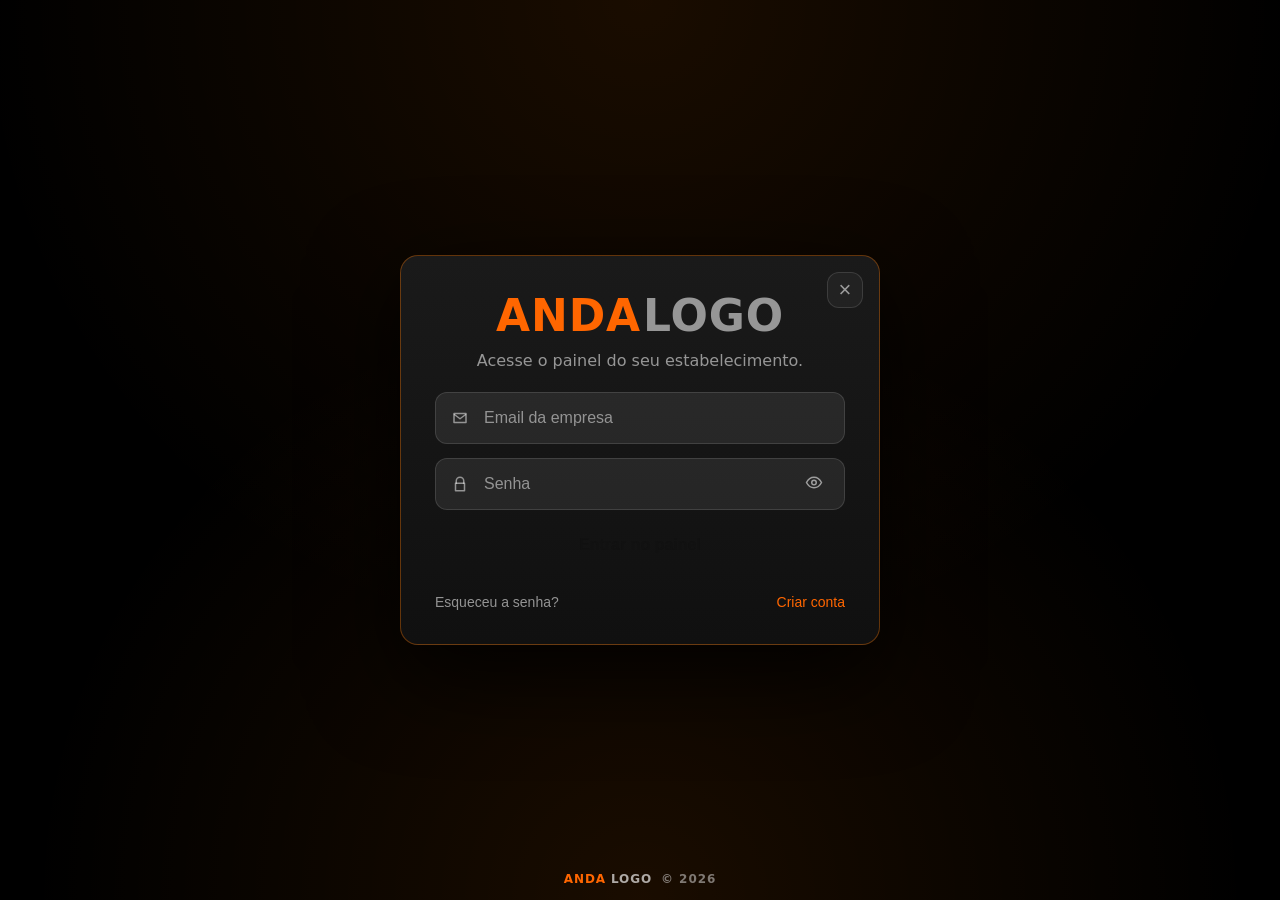
<file: tamplates/cnpj.html>
<!doctype html>
<html lang="pt-BR">
<head>
  <meta charset="utf-8" />
  <meta name="viewport" content="width=device-width, initial-scale=1, viewport-fit=cover" />
  <title>ANDA LOGO - Estabelecimento</title>
  <link rel="stylesheet" href="/static/css/style_LoginCnpj.css">
</head>
<body>

  <div class="bg-effects"></div>

  <main class="wrap">
    <section class="modal" id="modalCard">
      <button type="button" class="modalClose" id="cnpjCloseBtn" aria-label="Fechar">×</button>

      <h1 class="title">
        <span class="title-orange">ANDA</span><span class="title-white">LOGO</span>
      </h1>

      <!-- ===== LOGIN ESTABELECIMENTO ===== -->
      <div class="mode" id="modeBiz">
        <p class="subtitle">Acesse o painel do seu estabelecimento.</p>

        <div class="inputWrap">
          <span class="inputIcon" aria-hidden="true">
            <svg viewBox="0 0 24 24" width="18" height="18" fill="none">
              <path d="M4 6h16v12H4z" stroke="currentColor" stroke-width="2" stroke-linejoin="round"/>
              <path d="M4 7l8 6 8-6" stroke="currentColor" stroke-width="2" stroke-linejoin="round"/>
            </svg>
          </span>
          <input id="bizEmail" type="email" class="input" placeholder="Email da empresa" autocomplete="email">
        </div>

        <div class="inputWrap">
          <span class="inputIcon" aria-hidden="true">
            <svg viewBox="0 0 24 24" width="18" height="18" fill="none">
              <path d="M7 11V8a5 5 0 0 1 10 0v3" stroke="currentColor" stroke-width="2" stroke-linecap="round"/>
              <path d="M6 11h12v10H6z" stroke="currentColor" stroke-width="2" stroke-linejoin="round"/>
            </svg>
          </span>

          <input id="bizPass" type="password" class="input hasEye" placeholder="Senha" autocomplete="current-password">

          <button type="button" class="eyeBtn" id="togglePass" aria-label="Mostrar senha">
            <svg viewBox="0 0 24 24" width="18" height="18" fill="none">
              <path d="M2 12s3.5-7 10-7 10 7 10 7-3.5 7-10 7S2 12 2 12z" stroke="currentColor" stroke-width="2"/>
              <path d="M12 15a3 3 0 1 0 0-6 3 3 0 0 0 0 6z" stroke="currentColor" stroke-width="2"/>
            </svg>
          </button>
        </div>

        <p class="error" id="bizError"></p>

        <button type="button" class="btn" id="btnBiz">Entrar no painel</button>
        <div class="bizLinksRow">
          <button type="button" class="linkSoft linkLeft" id="forgotBtn">Esqueceu a senha?</button>
          <button type="button" class="linkSoft linkRight" id="signupBtn">Criar conta</button>
        </div>
      </div>

      <!-- ===== CADASTRO 2 ETAPAS (ESTABELECIMENTO) ===== -->
      <div class="mode hidden" id="modeBizSignup">

        <p class="subtitle">Cadastre seu estabelecimento</p>

        <!-- Stepper -->
        <div class="stepper" aria-hidden="true">
          <div class="stepperTop">
            <div class="stepDot" id="stepDot1">1</div>
            <div class="stepLine" id="stepLine"></div>
            <div class="stepDot" id="stepDot2">2</div>
          </div>
          <div class="stepperText" id="stepperText">Etapa 1 de 2</div>
        </div>

        <!-- ===== ETAPA 1 ===== -->
        <div class="signupStep" id="signupStep1">

          <label class="fieldLabel">Nome do estabelecimento</label>
          <div class="inputWrap">
            <span class="inputIcon" aria-hidden="true">
              <svg viewBox="0 0 24 24" width="18" height="18" fill="none">
                <path d="M4 7l2-3h12l2 3v3a3 3 0 0 1-3 3H7a3 3 0 0 1-3-3V7z" stroke="currentColor" stroke-width="2" stroke-linejoin="round"/>
                <path d="M6 21V13h12v8" stroke="currentColor" stroke-width="2" stroke-linecap="round"/>
              </svg>
            </span>
            <input id="signupBizName" type="text" class="input" placeholder="Ex: Barbearia do Caio" maxlength="60" autocomplete="organization">
          </div>

          <label class="fieldLabel">CNPJ</label>
          <div class="inputWrap">
            <span class="inputIcon" aria-hidden="true">
              <svg viewBox="0 0 24 24" width="18" height="18" fill="none">
                <path d="M7 7h10v14H7z" stroke="currentColor" stroke-width="2" stroke-linejoin="round"/>
                <path d="M9 3h6v4H9z" stroke="currentColor" stroke-width="2" stroke-linejoin="round"/>
              </svg>
            </span>
            <input id="signupBizCnpj" type="text" class="input" placeholder="00.000.000/0000-00" inputmode="numeric" autocomplete="off" maxlength="18">
          </div>

          <label class="fieldLabel">Categoria do estabelecimento</label>
          <div class="inputWrap">
            <span class="inputIcon" aria-hidden="true">
              <svg viewBox="0 0 24 24" width="18" height="18" fill="none">
                <path d="M20 7l-8 10L4 7" stroke="currentColor" stroke-width="2" stroke-linecap="round" stroke-linejoin="round"/>
              </svg>
            </span>
            <select id="signupBizCategory" class="input selectInput">
              <option value="" disabled selected>Selecione</option>
              <option>Clínica</option>
              <option>Barbearia</option>
              <option>Salão</option>
              <option>Estética</option>
              <option>Restaurante</option>
              <option>Açougue</option>
              <option>Supermercad</option>
              <option>Outros</option>
            </select>
          </div>

          <div class="grid2">
            <div>
              <label class="fieldLabel">Cidade</label>
              <div class="inputWrap">
                <span class="inputIcon" aria-hidden="true">
                  <svg viewBox="0 0 24 24" width="18" height="18" fill="none">
                    <path d="M12 21s7-6 7-11a7 7 0 0 0-14 0c0 5 7 11 7 11z" stroke="currentColor" stroke-width="2"/>
                    <path d="M12 10a2 2 0 1 0 0-4 2 2 0 0 0 0 4z" stroke="currentColor" stroke-width="2"/>
                  </svg>
                </span>
                <input id="signupBizCity" type="text" class="input" placeholder="Ex: São Paulo" autocomplete="address-level2">
              </div>
            </div>

            <div>
              <label class="fieldLabel">Estado (UF)</label>
              <div class="inputWrap">
                <span class="inputIcon" aria-hidden="true">
                  <svg viewBox="0 0 24 24" width="18" height="18" fill="none">
                    <path d="M4 6h16v12H4z" stroke="currentColor" stroke-width="2"/>
                    <path d="M8 10h8M8 14h5" stroke="currentColor" stroke-width="2" stroke-linecap="round"/>
                  </svg>
                </span>
                <select id="signupBizUF" class="input selectInput">
                  <option value="" selected>UF</option>
                  <option>AC</option><option>AL</option><option>AP</option><option>AM</option><option>BA</option>
                  <option>CE</option><option>DF</option><option>ES</option><option>GO</option><option>MA</option>
                  <option>MT</option><option>MS</option><option>MG</option><option>PA</option><option>PB</option>
                  <option>PR</option><option>PE</option><option>PI</option><option>RJ</option><option>RN</option>
                  <option>RS</option><option>RO</option><option>RR</option><option>SC</option><option>SP</option>
                  <option>SE</option><option>TO</option>
                </select>
              </div>
            </div>
          </div>

          <label class="fieldLabel">Telefone / WhatsApp</label>
          <div class="inputWrap">
            <span class="inputIcon" aria-hidden="true">
              <svg viewBox="0 0 24 24" width="18" height="18" fill="none">
                <path d="M6.5 3h3l1.2 5-2 1.2c1.4 2.8 3.6 5 6.4 6.4l1.2-2 5 1.2v3c0 1-1 2-2 2C11 22 2 13 2 5c0-1 1-2 2-2z"
                      stroke="currentColor" stroke-width="2" stroke-linejoin="round"/>
              </svg>
            </span>
            <input id="signupBizPhone" type="tel" class="input" placeholder="(00) 00000-0000" inputmode="tel" autocomplete="tel">
          </div>

          <p class="error" id="signupError"></p>

          <button type="button" class="btn" id="btnSignupContinue">Continuar</button>

          <button type="button" class="linkSoft" id="signupBackToLogin1">Voltar para login</button>
        </div>

        <!-- ===== ETAPA 2 ===== -->
        <div class="signupStep hidden" id="signupStep2">

          <label class="fieldLabel">Email de acesso</label>
          <div class="inputWrap">
            <span class="inputIcon" aria-hidden="true">
              <svg viewBox="0 0 24 24" width="18" height="18" fill="none">
                <path d="M4 6h16v12H4z" stroke="currentColor" stroke-width="2" stroke-linejoin="round"/>
                <path d="M4 7l8 6 8-6" stroke="currentColor" stroke-width="2" stroke-linejoin="round"/>
              </svg>
            </span>
            <input id="signupBizEmail" type="email" class="input" placeholder="seu@email.com" autocomplete="email">
          </div>

          <label class="fieldLabel">Senha</label>
          <div class="inputWrap">
            <span class="inputIcon" aria-hidden="true">
              <svg viewBox="0 0 24 24" width="18" height="18" fill="none">
                <path d="M7 11V8a5 5 0 0 1 10 0v3" stroke="currentColor" stroke-width="2" stroke-linecap="round"/>
                <path d="M6 11h12v10H6z" stroke="currentColor" stroke-width="2" stroke-linejoin="round"/>
              </svg>
            </span>

            <input id="signupBizPass" type="password" class="input hasEye" placeholder="Mínimo 8 caracteres" autocomplete="new-password">

            <button type="button" class="eyeBtn" id="toggleSignupPass" aria-label="Mostrar senha">
              <svg viewBox="0 0 24 24" width="18" height="18" fill="none">
                <path d="M2 12s3.5-7 10-7 10 7 10 7-3.5 7-10 7S2 12 2 12z" stroke="currentColor" stroke-width="2"/>
                <path d="M12 15a3 3 0 1 0 0-6 3 3 0 0 0 0 6z" stroke="currentColor" stroke-width="2"/>
              </svg>
            </button>
          </div>

          <label class="fieldLabel">Confirmar senha</label>
          <div class="inputWrap">
            <span class="inputIcon" aria-hidden="true">
              <svg viewBox="0 0 24 24" width="18" height="18" fill="none">
                <path d="M7 11V8a5 5 0 0 1 10 0v3" stroke="currentColor" stroke-width="2" stroke-linecap="round"/>
                <path d="M6 11h12v10H6z" stroke="currentColor" stroke-width="2" stroke-linejoin="round"/>
              </svg>
            </span>
            <input id="signupBizPass2" type="password" class="input" placeholder="Confirme sua senha" autocomplete="new-password">
          </div>

          <p class="error" id="signupError2"></p>

          <button type="button" class="btn" id="btnSignupBiz">Criar estabelecimento</button>

          <button type="button" class="linkSoft" id="goPrevStepBtn">Voltar para etapa anterior</button>
        </div>

      </div>

      <!-- ===== ESQUECEU SENHA ===== -->
      <div class="mode hidden" id="modeForgot">
        <p class="subtitle">Digite seu email para recuperar a senha.</p>

        <div class="inputWrap">
          <span class="inputIcon" aria-hidden="true">
            <svg viewBox="0 0 24 24" width="18" height="18" fill="none">
              <path d="M4 6h16v12H4z" stroke="currentColor" stroke-width="2" stroke-linejoin="round"/>
              <path d="M4 7l8 6 8-6" stroke="currentColor" stroke-width="2" stroke-linejoin="round"/>
            </svg>
          </span>
          <input id="forgotEmail" type="email" class="input" placeholder="Email cadastrado" autocomplete="email">
        </div>

        <p class="error" id="forgotError"></p>

        <button type="button" class="btn" id="btnForgot">Enviar email de recuperação</button>

        <button type="button" class="linkSoft" id="backLoginBtn">Voltar para o login</button>
      </div>

    </section>
  </main>

  <footer class="siteFooter">
    <span class="footerBrand">
      <span class="footerOrange">ANDA</span>
      <span class="footerWhite">LOGO</span>
    </span>
    <span class="footerCopy">© 2026</span>
  </footer>

  <!-- script único -->
  <script src="/static/js/app_LoginCnpj.js"></script>
</body>
</html>
</file>
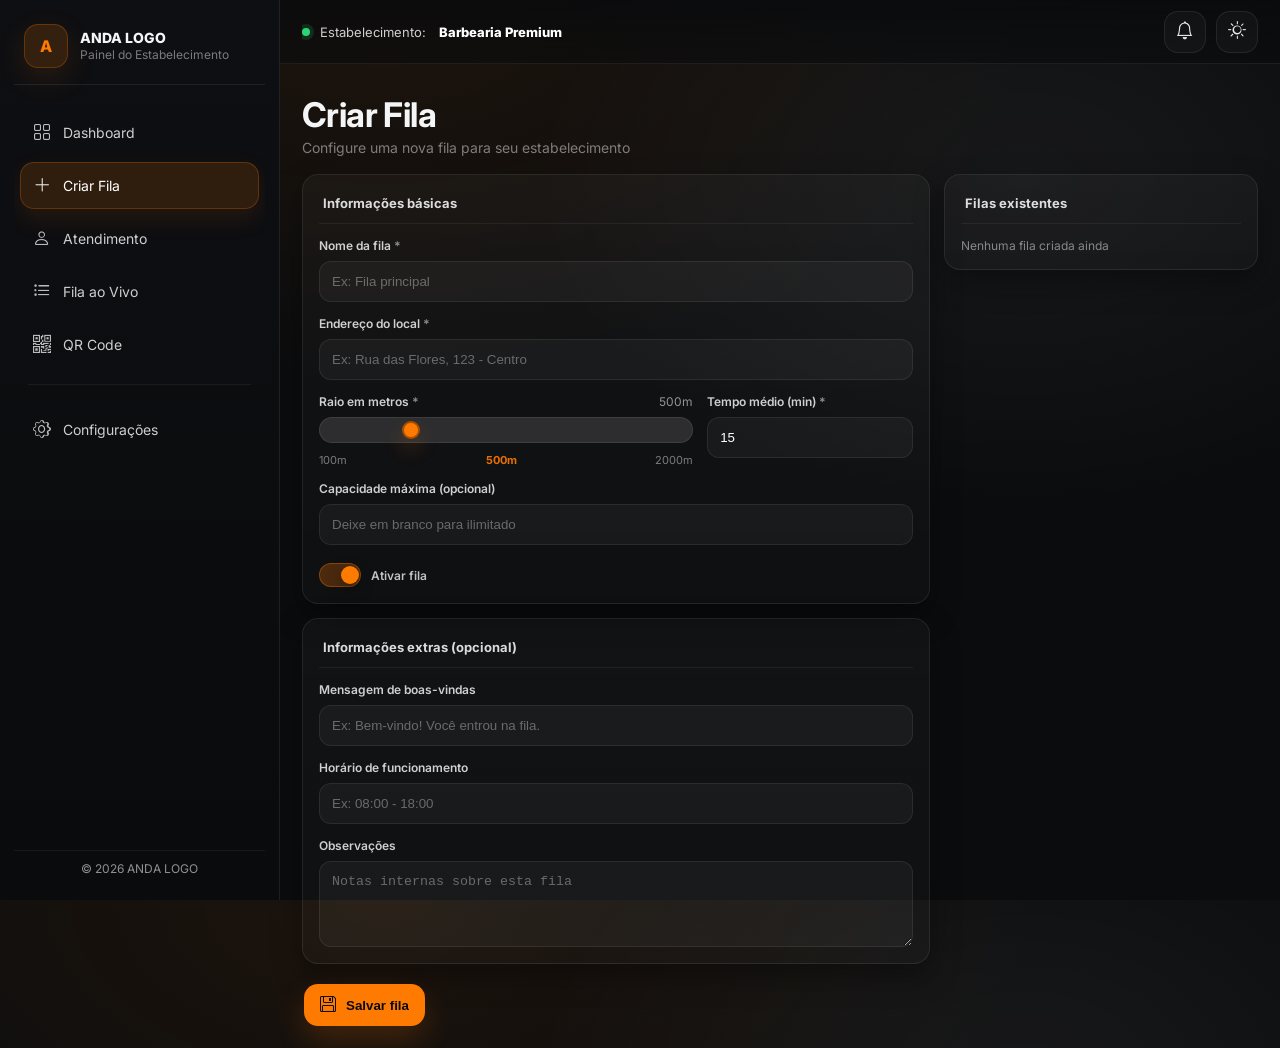
<file: tamplates/Criar_FIla.html>
<!DOCTYPE html>
<html lang="pt-br">
<head>
  <meta charset="UTF-8" />
  <meta name="viewport" content="width=device-width, initial-scale=1.0" />
  <title>Criar Fila - Painel</title>

  <!-- Font -->
  <link rel="preconnect" href="https://fonts.googleapis.com">
  <link rel="preconnect" href="https://fonts.gstatic.com" crossorigin>
  <link href="https://fonts.googleapis.com/css2?family=Inter:wght@400;500;600;700&display=swap" rel="stylesheet">

  <!-- Icons -->
  <link href="https://cdn.jsdelivr.net/npm/bootstrap-icons@1.11.3/font/bootstrap-icons.min.css" rel="stylesheet">

  <!-- CSS -->
  <link rel="stylesheet" href="/static/css/style_criar_fila.css">
</head>

<body>
  <div class="app">
    <!-- SIDEBAR -->
    <aside class="sidebar" id="sidebar">
      <div class="brand">
        <div class="avatar">A</div>
        <div class="brand-meta">
          <div class="brand-name">ANDA LOGO</div>
          <div class="brand-sub">Painel do Estabelecimento</div>
        </div>
      </div>

      <nav class="nav">
        <a href="Dashboard.html"><i class="bi bi-grid"></i>Dashboard</a>
        <a class="active" href="Criar_FIla.html"><i class="bi bi-plus-lg"></i>Criar Fila</a>
        <a href="Atendimento.html"><i class="bi bi-person"></i>Atendimento</a>
        <a href="Fila_ao_vivo.html"><i class="bi bi-list-task"></i>Fila ao Vivo</a>
        <a href="Qr_code.html"><i class="bi bi-qr-code"></i>QR Code</a>

        <div class="nav-sep"></div>

        <a href="Configuraçoes.html"><i class="bi bi-gear"></i>Configurações</a>
      </nav>

      <div class="sidebar-footer">© 2026 ANDA LOGO</div>
    </aside>

    <!-- BACKDROP (mobile) -->
    <div class="backdrop" id="backdrop"></div>

    <!-- CONTENT -->
    <main class="content">
      <header class="topbar">
        <div class="mobile-top">
          <button id="menuBtn" class="icon-btn" aria-label="Abrir menu">
            <i class="bi bi-list"></i>
          </button>
        </div>

        <div class="estab" title="Estabelecimento: Barbearia Premium">
          <span class="dot"></span>
          <span>Estabelecimento:</span>
          <b>&nbsp;Barbearia Premium</b>
        </div>

        <div class="top-actions">
          <button class="icon-btn" title="Notificações"><i class="bi bi-bell"></i></button>
          <button class="icon-btn" title="Tema"><i class="bi bi-sun"></i></button>
        </div>
      </header>

      <section class="page">
        <h1>Criar Fila</h1>
        <p class="subtitle">Configure uma nova fila para seu estabelecimento</p>

        <div class="grid-create">
          <!-- LEFT -->
          <div class="stack">
            <!-- Informações básicas -->
            <div class="panel">
              <div class="panel-head">
                <h3>Informações básicas</h3>
              </div>

              <div class="form">
                <div class="field">
                  <label>Nome da fila <span class="req">*</span></label>
                  <input id="nomeFila" type="text" placeholder="Ex: Fila principal" />
                </div>

                <div class="field">
                  <label>Endereço do local <span class="req">*</span></label>
                  <input id="enderecoFila" type="text" placeholder="Ex: Rua das Flores, 123 - Centro" />
                </div>

                <div class="row-2">
                  <div class="field">
                    <div class="label-row">
                      <label>Raio em metros <span class="req">*</span></label>
                      <span class="muted" id="rangeValue">500m</span>
                    </div>

                    <div class="range-wrap">
                      <input id="rangeMeters" class="range" type="range" min="100" max="2000" value="500" step="10">
                      <div class="range-scale">
                        <span>100m</span>
                        <span class="accent">500m</span>
                        <span>2000m</span>
                      </div>
                    </div>
                  </div>

                  <div class="field">
                    <label>Tempo médio (min) <span class="req">*</span></label>
                    <input id="tempoMedio" type="number" value="15" min="1" placeholder="15" />
                  </div>
                </div>

                <div class="field">
                  <label>Capacidade máxima (opcional)</label>
                  <input id="capacidade" type="number" placeholder="Deixe em branco para ilimitado" />
                </div>

                <div class="toggle-line">
                  <label class="switch">
                    <input id="toggleAtiva" type="checkbox" checked>
                    <span class="slider"></span>
                  </label>
                  <span class="toggle-text">Ativar fila</span>
                </div>
              </div>
            </div>

            <!-- Informações extras -->
            <div class="panel">
              <div class="panel-head">
                <h3>Informações extras (opcional)</h3>
              </div>

              <div class="form">
                <div class="field">
                  <label>Mensagem de boas-vindas</label>
                  <input id="msgBoasVindas" type="text" placeholder="Ex: Bem-vindo! Você entrou na fila." />
                </div>

                <div class="field">
                  <label>Horário de funcionamento</label>
                  <input id="horario" type="text" placeholder="Ex: 08:00 - 18:00" />
                </div>

                <div class="field">
                  <label>Observações</label>
                  <textarea id="observacoes" rows="4" placeholder="Notas internas sobre esta fila"></textarea>
                </div>
              </div>
            </div>

            <div class="bottom-actions">
              <button id="btnSalvarFila" type="button" class="btn-primary">
                <i class="bi bi-floppy"></i>
                Salvar fila
              </button>
            </div>
          </div>

          <!-- RIGHT -->
          <div class="panel">
            <div class="panel-head">
              <h3>Filas existentes</h3>
            </div>

            <!-- Agora a lista é preenchida pelo JS -->
            <div id="listaFilas"></div>
          </div>
        </div>
      </section>
    </main>
  </div>

  <script src="/static/js/app_criar_fila.js"></script>
</body>
</html>
</file>
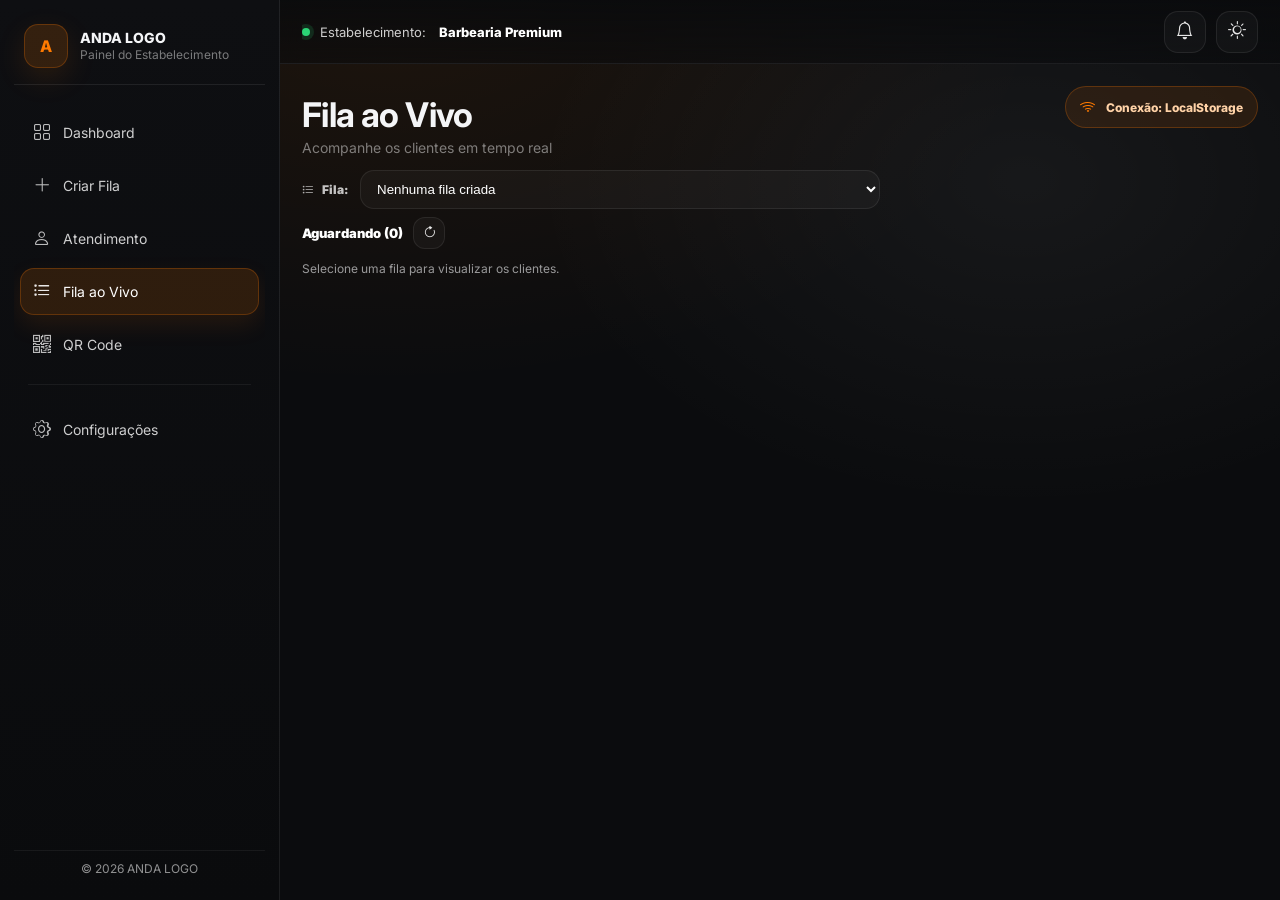
<file: tamplates/Fila_ao_vivo.html>
<!DOCTYPE html>
<html lang="pt-br">
<head>
  <meta charset="UTF-8" />
  <meta name="viewport" content="width=device-width, initial-scale=1.0" />
  <title>Fila ao Vivo - Painel</title>

  <!-- Font -->
  <link rel="preconnect" href="https://fonts.googleapis.com">
  <link rel="preconnect" href="https://fonts.gstatic.com" crossorigin>
  <link href="https://fonts.googleapis.com/css2?family=Inter:wght@400;500;600;700&display=swap" rel="stylesheet">

  <!-- Icons -->
  <link href="https://cdn.jsdelivr.net/npm/bootstrap-icons@1.11.3/font/bootstrap-icons.min.css" rel="stylesheet">

  <!-- CSS exclusivo -->
  <link rel="stylesheet" href="/static/css/style_fila_ao_vivo.css">
</head>

<body>
  <div class="app">
    <!-- SIDEBAR -->
    <aside class="sidebar" id="sidebar">
      <div class="brand">
        <div class="avatar">A</div>
        <div class="brand-meta">
          <div class="brand-name">ANDA LOGO</div>
          <div class="brand-sub">Painel do Estabelecimento</div>
        </div>
      </div>

      <nav class="nav">
        <a href="Dashboard.html"><i class="bi bi-grid"></i>Dashboard</a>
        <a href="Criar_FIla.html"><i class="bi bi-plus-lg"></i>Criar Fila</a>
        <a href="Atendimento.html"><i class="bi bi-person"></i>Atendimento</a>
        <a class="active" href="Fila_ao_vivo.html"><i class="bi bi-list-task"></i>Fila ao Vivo</a>
        <a href="Qr_code.html"><i class="bi bi-qr-code"></i>QR Code</a>

        <div class="nav-sep"></div>

        <a href="Configuraçoes.html"><i class="bi bi-gear"></i>Configurações</a>
      </nav>

      <div class="sidebar-footer">© 2026 ANDA LOGO</div>
    </aside>

    <!-- BACKDROP (mobile) -->
    <div class="backdrop" id="backdrop"></div>

    <!-- CONTENT -->
    <main class="content">
      <!-- TOPBAR -->
      <header class="topbar">
        <div class="mobile-top">
          <button id="menuBtn" class="icon-btn" aria-label="Abrir menu">
            <i class="bi bi-list"></i>
          </button>
        </div>

        <div class="estab" title="Estabelecimento: Barbearia Premium">
          <span class="dot"></span>
          <span>Estabelecimento:</span>
          <b>&nbsp;Barbearia Premium</b>
        </div>

        <div class="top-actions">
          <button class="icon-btn" title="Notificações"><i class="bi bi-bell"></i></button>
          <button class="icon-btn" title="Tema"><i class="bi bi-sun"></i></button>
        </div>
      </header>

      <!-- PAGE -->
      <section class="page">
        <div class="page-head">
          <div>
            <h1>Fila ao Vivo</h1>
            <p class="subtitle">Acompanhe os clientes em tempo real</p>
          </div>

          <div class="conn-pill" id="connPill">
            <i class="bi bi-wifi"></i>
            <span id="connText">Conexão: LocalStorage</span>
          </div>
        </div>

        <!-- NOVO: seletor de fila -->
        <div class="queue-picker">
          <div class="queue-picker__label">
            <i class="bi bi-list-task"></i>
            <span>Fila:</span>
          </div>
          <select id="filaSelect" class="queue-picker__select">
            <option value="">Carregando...</option>
          </select>
        </div>

        <div class="queue-head">
          <div class="queue-title">
            <span id="queueCountLabel">Aguardando (0)</span>
            <button class="refresh-btn" id="btnRefresh" title="Atualizar">
              <i class="bi bi-arrow-clockwise"></i>
            </button>
          </div>
        </div>

        <div class="queue-list" id="queueList">
          <!-- Itens renderizados via JS -->
        </div>
      </section>
    </main>
  </div>

  <!-- JS exclusivo -->
  <script src="/static/js/app_fila_ao_vivo.js"></script>
</body>
</html>
</file>
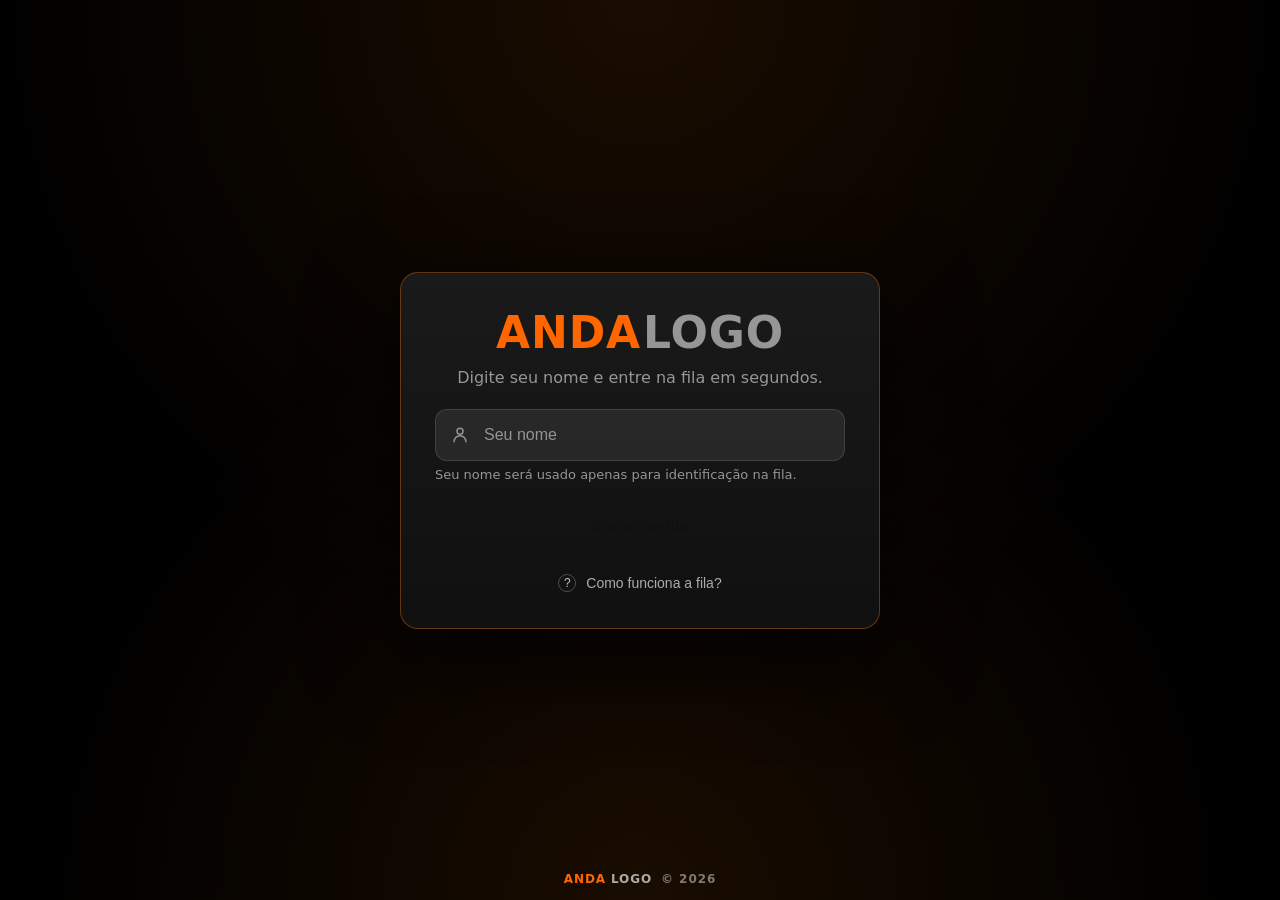
<file: tamplates/login.html>
<!doctype html>
<html lang="pt-BR">
<head>
  <meta charset="utf-8" />
  <meta name="viewport" content="width=device-width, initial-scale=1, viewport-fit=cover" />
  <title>ANDA LOGO</title>

  <link rel="stylesheet" href="/static/css/style_LoginCnpj.css">
</head>
<body>

  <div class="bg-effects"></div>

  <main class="wrap">
    <section class="modal" id="modalCard">
      <h1 class="title">
        <span class="title-orange">ANDA</span><span class="title-white">LOGO</span>
      </h1>

      <form class="form" id="form" novalidate>

        <!-- ===== CLIENTE (ÚNICO) ===== -->
        <div class="mode" id="modeClient">

          <p class="subtitle">Digite seu nome e entre na fila em segundos.</p>

          <div class="inputWrap">
            <span class="inputIcon" aria-hidden="true">
              <svg viewBox="0 0 24 24" width="18" height="18" fill="none">
                <path d="M20 21a8 8 0 10-16 0" stroke="currentColor" stroke-width="2" stroke-linecap="round"/>
                <path d="M12 11a4 4 0 100-8 4 4 0 000 8z" stroke="currentColor" stroke-width="2" stroke-linecap="round" stroke-linejoin="round"/>
              </svg>
            </span>

            <input
              id="nome"
              type="text"
              class="input"
              placeholder="Seu nome"
              maxlength="40"
              autocomplete="name"
            >
          </div>

          <p class="inputHint">Seu nome será usado apenas para identificação na fila.</p>
          <p class="error" id="error"></p>

          <button type="submit" class="btn" id="btnClient">Entrar na fila</button>

          <!-- Tooltip "Como funciona?" -->
          <div class="helpWrap" id="helpWrap">
            <button type="button" class="help" id="helpBtn" aria-expanded="false">
              <span class="helpIcon" aria-hidden="true">?</span>
              Como funciona a fila?
            </button>

            <div class="tooltip" id="helpTip" role="tooltip" aria-hidden="true">
              Digite seu nome para garantir sua posição na fila. Você será notificado quando chegar sua vez!
            </div>
          </div>

        </div>

      </form>

    </section>
  </main>

  <!-- OVERLAY + SUCESSO -->
  <div class="overlay" id="overlay" aria-hidden="true">
    <div class="success" role="dialog" aria-modal="true" aria-label="Sucesso">
      <div class="iconRing" aria-hidden="true">
        <div class="iconCircle" aria-hidden="true">
          <svg class="iconCheck" viewBox="0 0 24 24">
            <path class="iconCheckPath" d="M20 6L9 17l-5-5"></path>
          </svg>
        </div>
      </div>

      <h2 class="successTitle">Você entrou na fila!</h2>
      <p class="successSubtitle">Fique atento, você será chamado em breve.</p>

      <div class="posBlock">
        <p class="posLabel">Sua posição:</p>
        <p class="posNumber" id="queueNumber">#001</p>
      </div>

      <p class="successName" id="successName">Seu Nome</p>

      <div class="successActions">
        <button class="successBtn" type="button">Acompanhar fila</button>

        <button class="editName" id="editNameBtn" type="button">
          Editar nome
        </button>
      </div>
    </div>
  </div>

  <footer class="siteFooter">
    <span class="footerBrand">
      <span class="footerOrange">ANDA</span>
      <span class="footerWhite">LOGO</span>
    </span>
    <span class="footerCopy">© 2026</span>
  </footer>

  <script src="/static/js/app_LoginCnpj.js"></script>

</body>
</html>
</file>
<file: static/css/style_LoginCnpj.css>
/* RESET */
*{ box-sizing:border-box; margin:0; padding:0; }

:root{
  --bg:#000;
  --panel:#111217;
  --panel2:#0d0f14;

  --orange:#ff6600;
  --orange2:#ff9a3c;

  --white:#fff;
  --muted:rgba(255,255,255,.55);
  --muted2:rgba(255,255,255,.42);
  --stroke:rgba(255,255,255,.10);
}

/* BASE */
html,body{ height:100%; }
body{
  font-family: system-ui,-apple-system,Segoe UI,Roboto,Arial,sans-serif;

  /* ✅ glow no topo + glow no rodapé (resolve essa faixa “morta”) */
  background:
    radial-gradient(circle at top, rgba(255,122,0,.10), transparent 60%),
    radial-gradient(circle at bottom, rgba(255,122,0,.10), transparent 55%),
    var(--bg);

  color: var(--white);
}


/* FUNDO */
.bg-effects{
  position:relative;
  inset:0;
  pointer-events:none;
  background:
    radial-gradient(700px 360px at 15% 18%, rgba(255,122,0,.14), transparent 60%),
    radial-gradient(700px 360px at 85% 85%, rgba(255,122,0,.10), transparent 60%);
  filter: blur(0px);
}

/* CENTRALIZAR */
.wrap{
  min-height:100vh;
  display:grid;
  place-items:center;
  padding:18px;
}

/* MODAL LOGIN (PROPORÇÃO IGUAL AO PRINT) */
.modal{
  width: 100%;
  max-width: 480px;

  /* ✅ não força altura enorme */
  min-height: unset;
  height: auto;

  background: linear-gradient(180deg, #1a1a1a, #101010);
  border-radius: 18px;
  padding: 34px 34px 26px;
  border: 1px solid rgba(255,122,0,.35);
  box-shadow: 0 28px 90px rgba(0,0,0,.85);

  text-align: center;
  position: relative;

  /* ✅ não centraliza verticalmente (evita “buraco” em cima e em baixo) */
  display: block;
}


/* TÍTULO */
.title{
  font-weight:900;
  letter-spacing:.02em;
  text-transform:uppercase;
  font-size:44px;
  margin-bottom:10px;
}
.title-orange{ color:var(--orange); }
.title-white{ color:rgba(255,255,255,.55); margin-left:2px; }

/* SUBTÍTULO */
.subtitle{
  font-size:16px;
  color:rgba(255,255,255,.55);
  margin-bottom:22px;
}

/* FORM */
.form{ display:flex; flex-direction:column; gap:10px; }

/* INPUT COM ÍCONE */
.inputWrap{
  position:relative;
  width:100%;
}
.inputIcon{
  position:absolute;
  left:16px;
  top:50%;
  transform:translateY(-50%);
  color:rgba(255,255,255,.50);
  display:grid;
  place-items:center;
}

.input{
  width:100%;
  padding:16px 16px 16px 48px;
  border-radius:12px;
  border:1px solid rgba(255,255,255,.12);
  background: rgba(255,255,255,.08);
  color:var(--white);
  font-size:16px;
}
.input::placeholder{ color: rgba(255,255,255,.50); }

.input:focus{
  outline:none;
  border-color: rgba(255,122,0,.55);
  box-shadow: 0 0 0 3px rgba(255,122,0,.18);
}

/* HINT */
.inputHint{
  text-align: left;
  font-size: 13px;
  color: rgba(255,255,255,.55);
  margin-top: 6px;
  margin-bottom: 10px;
}

/* ERRO — só aparece quando tem texto */
.error{
  text-align: left;
  font-size: 13px;
  font-weight: 700;
  color: var(--orange);

  min-height: 0;
  margin: 0;
  padding: 0;
  display: none;
}
.error:not(:empty){
  display: block;
  margin-top: 8px;
  margin-bottom: 14px;
}

/* BOTÃO PRINCIPAL (CORRIGIDO) */
.btn{
  margin-top: 8px;
  width: 100%;
  padding: 18px 16px;
  border-radius: 14px;
  border: 0;
  cursor: pointer;
  font-weight: 900;
  font-size: 16px;
  color: #111;

  /* ✅ gradiente correto */
  background: linear-gradient(180deg, var(--orange));

  transition: transform .12s ease, box-shadow .18s ease, margin-top .25s ease;
}
.btn:hover{
  transform: translateY(-1px);
  box-shadow: 0 14px 30px rgba(255,102,0,.22);
}
.btn:active{ transform: translateY(1px); }

/* Quando existe erro no formulário: distância maior pro botão */
.modal.has-error .btn{
  margin-top: 18px;
}

/* LINK "COMO FUNCIONA" */
.help{
  margin-top:10px;
  border:0;
  background:transparent;
  color:rgba(255,255,255,.65);
  font-weight:500;
  font-size:14px;
  cursor:pointer;
  display:inline-flex;
  align-items:center;
  justify-content:center;
  gap:10px;
  padding:10px 12px;
  border-radius:12px;
}
.help:hover{ background: rgba(255,255,255,.06); }

.helpIcon{
  width:18px;
  height:18px;
  border-radius:999px;
  display:grid;
  place-items:center;
  border:1px solid rgba(255,255,255,.25);
  color:rgba(255,255,255,.75);
  font-size:12px;
}

/* SHAKE NO ERRO */
@keyframes shakePremium{
  0%{ transform: translateX(0); }
  18%{ transform: translateX(-10px); }
  36%{ transform: translateX(10px); }
  54%{ transform: translateX(-8px); }
  72%{ transform: translateX(8px); }
  100%{ transform: translateX(0); }
}
.modal.shake{ animation: shakePremium .38s ease; }

/* MOBILE */
@media (max-width: 520px){
  .modal,
  .success{
    max-width: 92vw;
    min-height: unset;
    height: auto;
    padding: 28px 22px 22px;
  }
  .title{ font-size:34px; }
  .subtitle{ font-size:14px; }
}

/* ========================= */
/* SUCESSO (ESTILO DO PRINT) */
/* ========================= */
.overlay{
  position:fixed;
  inset:0;
  display:none;
  place-items:center;
  padding:18px;
  z-index:999;
  background: rgba(0,0,0,.55);
  backdrop-filter: blur(10px);
}
.overlay.show{ display:grid; }

.success{
  width: 100%;
  max-width: 480px;
  min-height: 520px;

  padding: 34px 34px 26px;
  border-radius: 18px;
  background: linear-gradient(180deg, #1a1a1a, #101010);
  border: 1px solid rgba(255,122,0,.35);
  box-shadow: 0 28px 90px rgba(0,0,0,.85);
  text-align:center;
  position:relative;
  animation: popIn .18s ease-out;

  display: flex;
  flex-direction: column;
  justify-content: center;
}

@keyframes popIn{
  from{ transform: translateY(10px) scale(.985); opacity: 0; }
  to{ transform: translateY(0) scale(1); opacity: 1; }
}

.iconRing{ display:grid; place-items:center; margin: 4px auto 18px; }
.iconCircle{
  width: 78px;
  height: 78px;
  border-radius: 999px;
  display:grid;
  place-items:center;
  background: rgba(255,102,0,.14);
  border: 1px solid rgba(255,102,0,.22);
}
.iconCheck{ width: 36px; height: 36px; }

.iconCheckPath{
  fill:none;
  stroke: var(--orange);
  stroke-width: 2.8;
  stroke-linecap: round;
  stroke-linejoin: round;
  stroke-dasharray: 40;
  stroke-dashoffset: 40;
}
.overlay.show .iconCheckPath{ animation: drawCheck .5s ease-out .08s forwards; }
@keyframes drawCheck{ to{ stroke-dashoffset: 0; } }

.successTitle{
  font-size: 30px;
  font-weight: 900;
  color: #fff;
  margin-bottom: 8px;
}
.successSubtitle{
  font-size: 15px;
  color: rgba(255,255,255,.60);
  margin-bottom: 26px;
}

.posLabel{
  font-size: 14px;
  font-weight: 700;
  color: rgba(255,255,255,.60);
  margin-bottom: 10px;
}
.posNumber{
  font-size: 64px;
  font-weight: 900;
  letter-spacing: .04em;
  color: var(--orange);
  line-height: 1;
  margin-bottom: 14px;
}

.successName{
  font-size: 14px;
  font-weight: 700;
  color: rgba(255,255,255,.55);
  margin-bottom: 22px;
}

/* EDITAR NOME (canto direito em desktop / central em mobile) */
.editName{
  border: 0;
  background: transparent;
  color: rgba(255,255,255,.65);
  font-weight: 600;
  font-size: 14px;
  cursor: pointer;

  display: inline-flex;
  align-items: center;
  justify-content: center;
  gap: 8px;

  padding: 10px 14px;
  border-radius: 999px;

  transition: color .18s ease, transform .18s ease, background .18s ease;
}
.editName:hover{
  color: #fff;
  background: rgba(255,255,255,.06);
}
.arrow{ font-size: 16px; opacity: .8; }

/* trava scroll */
body.lock{ overflow:hidden; }

/* ===== TOOLTIP ===== */
.helpWrap{
  position: relative;
  display: grid;
  place-items: center;
}
.tooltip{
  position: absolute;
  bottom: 46px;
  right: 0;
  max-width: 320px;

  background: #1b1e25;
  border: 1px solid rgba(255,255,255,.10);
  color: rgba(255,255,255,.88);

  padding: 14px 14px;
  border-radius: 14px;

  box-shadow: 0 18px 55px rgba(0,0,0,.75);
  text-align: center;
  line-height: 1.45;
  font-weight: 400;
  font-size: 13.5px;

  opacity: 0;
  transform: translateY(8px) scale(.98);
  pointer-events: none;
  transition: opacity .14s ease, transform .14s ease;
}
.tooltip::after{
  content:"";
  position:absolute;
  bottom:-10px;
  right: 44px;
  width: 0; height: 0;
  border-left: 10px solid transparent;
  border-right: 10px solid transparent;
  border-top: 10px solid #1b1e25;
}
.tooltip::before{
  content:"";
  position:absolute;
  bottom:-11px;
  right: 44px;
  width: 0; height: 0;
  border-left: 11px solid transparent;
  border-right: 11px solid transparent;
  border-top: 11px solid rgba(255,255,255,.10);
}
.helpWrap.open .tooltip{
  opacity: 1;
  transform: translateY(0) scale(1);
  pointer-events: auto;
}
@media (max-width: 480px){
  .tooltip{
    left: 50%;
    right: auto;
    transform: translate(-50%, 8px) scale(.98);
    max-width: min(86vw, 320px);
  }
  .helpWrap.open .tooltip{
    transform: translate(-50%, 0) scale(1);
  }
  .tooltip::before,
  .tooltip::after{
    right: auto;
    left: 50%;
    transform: translateX(-50%);
  }
}

/* ===== FOOTER ===== */
.siteFooter{
  position: fixed;
  bottom: 14px;
  width: 100%;
  text-align: center;
  font-size: 12px;
  letter-spacing: .08em;
  color: rgba(255,255,255,.45);
  pointer-events: none;
}
.footerBrand{ margin-right: 4px; }
.footerOrange{
  color: var(--orange);
  font-weight: 800;
}
.footerWhite{
  color: rgba(255,255,255,.65);
  font-weight: 700;
}
.footerCopy{
  color: rgba(255,255,255,.45);
  font-weight: 600;
}
@media (max-width: 480px){
  .siteFooter{ font-size: 11px; bottom: 10px; }
}

/* float */
@keyframes floatModal{
  0% { transform: translateY(0); }
  33%{ transform: translateY(-6px); }
  66%{ transform: translateY(-2px); }
  100%{ transform: translateY(0); }
}
.modal{ animation: floatModal 7.5s cubic-bezier(.4,0,.2,1) infinite; }

/* ===== CONTORNO PREMIUM ===== */
.modal,
.success{
  position: relative;
  z-index: 1;
}
.modal::before,
.success::before{
  content: "";
  position: absolute;
  inset: -1px;
  border-radius: inherit;
  padding: 1px;

  background:
    linear-gradient(
      90deg,
      transparent 40%,
      rgba(255,154,60,.40),
      rgba(255,102,0,.52),
      rgba(255,154,60,.40),
      transparent 60%
    );

  -webkit-mask:
    linear-gradient(#000 0 0) content-box,
    linear-gradient(#000 0 0);
  -webkit-mask-composite: xor;
  mask-composite: exclude;

  background-size: 300% 100%;
  animation: borderFlow 18s linear infinite;

  pointer-events: none;
}
@keyframes borderFlow{
  0%   { background-position:   0% 50%; }
  100% { background-position: 300% 50%; }
}

/* ===== DIVISOR OU + BOTÃO SECUNDÁRIO ===== */
.divider{
  margin-top: 14px;
  display: flex;
  align-items: center;
  gap: 14px;
  width: 100%;
}
.dividerLine{
  flex: 1;
  height: 1px;
  background: rgba(255,255,255,.10);
}
.dividerText{
  font-size: 12px;
  font-weight: 700;
  letter-spacing: .16em;
  color: rgba(255,255,255,.40);
}
/* ===== BOTÃO SECUNDÁRIO (EXATAMENTE COMO NO PRINT) ===== */
.btnSecondary{
  margin-top: 14px;
  width: 100%;
  padding: 14px 14px;
  border-radius: 14px;

  background: transparent;
  border: 1px solid rgba(255,255,255,.22);

  color: rgba(255,255,255,.55);
  font-weight: 600;
  font-size: 15px;

  cursor: pointer;
  display: inline-flex;
  align-items: center;
  justify-content: center;
  gap: 10px;

  transition:
    color .2s ease,
    border-color .2s ease,
    background .2s ease,
    transform .12s ease;
}

/* ÍCONE segue a cor do texto */
.btnSecondary .bizIcon{
  color: inherit;
}

/* HOVER */
.btnSecondary:hover{
  color: #ffffff;
  border-color: #ff6600;
  background: rgba(255,102,0,.04);
  transform: translateY(-1px);
}

/* ACTIVE (clique) */
.btnSecondary:active{
  transform: translateY(0);
  background: rgba(255,102,0,.08);
}
.bizIcon{ display: grid; place-items: center; color: rgba(255,255,255,.65); }

/* ===== MODO CLIENTE / ESTABELECIMENTO ===== */
.mode.hidden{ display:none; }

/* botão "Esqueceu a senha?" */
.linkSoft{
  margin-top: 6px;
  border: 0;
  background: transparent;
  color: rgba(255,255,255,.55);
  font-weight: 600;
  font-size: 14px;
  cursor: pointer;
  padding: 10px 12px;
  border-radius: 12px;
  align-self: center;
}
.linkSoft:hover{ background: rgba(255,255,255,.06); }

/* input com olho */
.input.hasEye{ padding-right: 48px; }

.eyeBtn{
  position: absolute;
  right: 14px;
  top: 50%;
  transform: translateY(-50%);
  border: 0;
  background: transparent;
  color: rgba(255,255,255,.55);
  cursor: pointer;
  padding: 8px;
  border-radius: 10px;
}
.eyeBtn:hover{ background: rgba(255,255,255,.06); }

/* espaçamento entre inputs do modo estabelecimento */
#modeBiz .inputWrap + .inputWrap { margin-top: 14px; }

/* ===== SUCESSO: BOTÃO ACOMPANHAR ===== */
.successBtn{
  margin: 24px auto 0;
  display: inline-flex;
  align-items: center;
  justify-content: center;

  padding: 14px 28px;
  font-size: 14px;
  font-weight: 900;
  border-radius: 12px;
  border: 0;
  cursor: pointer;
  color: #111;

  /* ✅ garante o laranja mesmo se não usar .btn */
  background: linear-gradient(180deg, var(--orange));

  width: auto;
  min-width: 200px;

  transition: transform .12s ease, box-shadow .18s ease;
}
.successBtn:hover{
  transform: translateY(-1px);
  box-shadow: 0 14px 30px rgba(255,102,0,.22);
}
.successBtn:active{ transform: translateY(1px); }

/* Editar no canto direito em desktop */
.editCorner{
  position: absolute;
  bottom: 22px;
  right: 26px;
  font-size: 13px;
  opacity: .7;
}
.editCorner:hover{ opacity: 1; }

/* Mobile: centraliza o editar e mantém layout limpo */
@media (max-width: 480px){
  .editCorner{
    position: static;
    margin: 14px auto 0;
    display: block;
    text-align: center;
  }
}

/* ===== LINHA DE LINKS (ESTABELECIMENTO) ===== */
.bizLinksRow{
  margin-top: 8px;
  display: flex;
  align-items: center;
  justify-content: space-between;
  width: 100%;
}

/* base */
.linkSoft{
  border: 0;
  background: transparent;
  font-size: 14px;
  font-weight: 500;                  /* sem negrito */
  color: rgba(255,255,255,.55);
  cursor: pointer;
  padding: 8px 10px;
  border-radius: 10px;
  transition: color .18s ease, background .18s ease;
}

/* ESQUERDA */
.linkLeft{
  padding-left: 0;
}

/* 👉 DIREITA – CRIAR CONTA */
.linkRight{
  padding-right: 0;
  font-weight: 500;
  color: #ff6600;                    /* LARANJA GARANTIDO */
}

/* hover */
.linkSoft:hover{
  background: rgba(255,255,255,.05);
  color: rgba(255,255,255,.85);
}

/* hover específico do criar conta */
.linkRight:hover{
  color: #ff7a00;
}

/* ===== MODO CRIAR CONTA: espaçamento entre inputs ===== */
#modeBizSignup .inputWrap + .inputWrap{
  margin-top: 14px;
}

/* ===== Linha "Já tem uma conta? Fazer login" ===== */
#modeBizSignup .bizLinksRow{
  margin-top: 10px;
}

/* frase "Já tem uma conta? Fazer login" */
.authSwitch{
  margin-top: 14px;
  display: flex;
  justify-content: center;
  align-items: center;
  gap: 6px;

  font-size: 14px;
  color: rgba(255,255,255,.55);
  font-weight: 400;
}

/* link Fazer login */
.authLink{
  border: 0;
  background: transparent;
  padding: 0;

  font-size: 14px;
  font-weight: 500;          /* NÃO negrito */
  color: var(--orange);
  cursor: pointer;

  transition: opacity .15s ease, transform .15s ease;
}

.authLink:hover{
  opacity: .85;
  transform: translateY(-1px);
}

/* ===== MODO "ESQUECEU A SENHA" (card compacto igual ao print) ===== */
.modal.compact{
  min-height: 0;              /* tira a altura travada */
  padding: 28px 28px 22px;    /* mais compacto */
}

@media (max-width: 520px){
  .modal.compact{
    padding: 22px 18px 18px;
  }
}

/* garante que o botão/link fiquem com o espaçamento igual ao print */
#modeBizForgot .btn{
  margin-top: 14px;
}

#modeBizForgot .linkSoft{
  margin-top: 12px;
}

/* ===== SUCESSO: desktop igual ao print (sem alterar mobile) ===== */
@media (min-width: 481px){
  /* vira “área” pra posicionar o Editar nome no canto */
  .success{
    position: relative;
  }

  /* garante espaço no rodapé do modal pro canto */
  .successActions{
    position: relative;
    margin-top: 26px;
    padding-bottom: 18px; /* espaço pro “Editar nome” */
    display: block;       /* não usa flex no desktop */
  }

  /* botão centralizado */
  .successBtn{
    display: block;
    margin: 0 auto;       /* central */
    width: auto;
    min-width: 200px;
  }

  /* “Editar nome” no canto inferior direito */
  #editNameBtn.editName{
    position: absolute;
    right: 26px;
    bottom: 22px;
    margin: 0;
    padding: 10px 0;
    opacity: .7;
  }

  #editNameBtn.editName:hover{
    opacity: 1;
    background: transparent; /* igual ao print */
    transform: none;
  }
}

/* ===== SUCESSO: desktop igual ao print (sem mexer no mobile) ===== */
@media (min-width: 481px){

  .success{
    position: relative !important;
  }

  /* área do botão central */
  .successActions{
    display: flex !important;
    justify-content: center !important;
    align-items: center !important;
    gap: 0 !important;
    margin-top: 26px !important;
    padding-bottom: 34px !important; /* espaço pro "Editar nome" embaixo */
  }

  /* botão centralizado e com largura controlada */
  .successBtn{
    display: inline-flex !important;
    width: auto !important;
    min-width: 200px !important;
    margin: 0 !important;
  }

  /* "Editar nome" preso no canto inferior direito do modal */
  @media (min-width: 481px){

  .success{
    position: relative !important;
  }

  #editNameBtn{
    position: absolute !important;

    /* força o canto inferior direito REAL */
    right: 16px !important;
    bottom: 16px !important;

    margin: 0 !important;
    padding: 0 !important;

    background: transparent !important;
    font-weight: 500 !important;
    opacity: .65 !important;
    line-height: 1 !important;
    white-space: nowrap !important;
  }

  #editNameBtn:hover{
    opacity: 1 !important;
  }
}
}

/* =========================
   CADASTRO 2 ETAPAS (CNPJ)
========================= */

.modalClose{
  position:absolute;
  top:16px;
  right:16px;
  width:36px;
  height:36px;
  border-radius:12px;
  border:1px solid rgba(255,255,255,.12);
  background: rgba(255,255,255,.04);
  color: rgba(255,255,255,.55);
  cursor:pointer;
  display:grid;
  place-items:center;
  font-size:22px;
  line-height:1;
  transition: background .18s ease, color .18s ease, border-color .18s ease, transform .18s ease;
}
.modalClose:hover{
  background: rgba(255,255,255,.06);
  color: rgba(255,255,255,.85);
  border-color: rgba(255,255,255,.18);
  transform: translateY(-1px);
}

.stepper{
  margin: 10px auto 14px;
  width: 100%;
  max-width: 360px;
  text-align:center;
}
.stepperTop{
  display:flex;
  align-items:center;
  justify-content:center;
  gap: 14px;
  margin-bottom: 8px;
}
.stepDot{
  width: 34px;
  height: 34px;
  border-radius: 999px;
  display:grid;
  place-items:center;
  font-weight: 800;
  font-size: 14px;
  background: rgba(255,255,255,.06);
  color: rgba(255,255,255,.55);
  border: 1px solid rgba(255,255,255,.14);
}
.stepDot.active{
  background: rgba(255,122,0,.14);
  color: var(--orange);
  border-color: rgba(255,122,0,.55);
}
.stepDot.done{
  background: rgba(255,122,0,.14);
  color: var(--orange);
  border-color: rgba(255,122,0,.45);
}
.stepLine{
  height: 2px;
  width: 70px;
  background: rgba(255,255,255,.10);
  border-radius: 99px;
  position: relative;
  overflow:hidden;
}
.stepLine.filled::after{
  content:"";
  position:absolute;
  inset:0;
  background: rgba(255,122,0,.65);
}
.stepperText{
  font-size: 13px;
  color: rgba(255,255,255,.55);
  font-weight: 600;
}

.signupStep{ width:100%; }

.fieldLabel{
  display:block;
  text-align:left;
  font-size: 12.5px;
  font-weight: 700;
  color: rgba(255,255,255,.70);
  margin: 12px 0 6px;
}

@media (max-width: 520px){
  .grid2{ grid-template-columns: 1fr; }
}

.selectInput{
  appearance:none;
  -webkit-appearance:none;
  -moz-appearance:none;
  padding-right: 44px;
}


/* =========================
   FIX: esconder QUALQUER coisa com .hidden
   (steps do cadastro 2 etapas)
========================= */
.hidden{
  display: none !important;
}

/* reforço só pros steps */
.signupStep.hidden{
  display: none !important;
}

@media (max-height: 720px){
  .modal{
    padding: 26px 24px 20px;
  }
}

/* SELECT (dropdown) no tema escuro */
select.input,
select.selectInput{
  background: rgba(255,255,255,.08);
  color: #fff;
  border: 1px solid rgba(255,255,255,.12);
}

/* Opções dentro do dropdown (importante) */
select.input option,
select.selectInput option{
  background: #111217;       /* fundo escuro */
  color: #fff;               /* texto branco */
}

/* Placeholder tipo "Selecione" (se você usa value="") */
select.input option[disabled],
select.selectInput option[disabled]{
  color: rgba(255,255,255,.45);
}

/* Foco igual seus inputs */
select.input:focus,
select.selectInput:focus{
  outline: none;
  border-color: rgba(255,122,0,.55);
  box-shadow: 0 0 0 3px rgba(255,122,0,.18);
}

.inputIcon{
  pointer-events: none;
}

.inputWrap::after{
  pointer-events: none;
}

select.input,
select.selectInput{
  position: relative;
  z-index: 2;
  pointer-events: auto;
  -webkit-appearance: menulist; /* iOS */
  appearance: menulist;
}

/* ❌ Esconde o X APENAS no login do estabelecimento */
#modeBiz:not(.hidden) ~ .modalClose,
#modeBiz:not(.hidden) .modalClose{
  display: none !important;
}

/* Esconde o X somente quando o modal estiver com a classe no-close */
.modal.no-close .modalClose{
  display: none !important;
}
</file>
<file: static/css/style_criar_fila.css>
:root{
  --bg:#0b0c0e;
  --panel:#121316;
  --border:rgba(255,255,255,.08);
  --muted:rgba(255,255,255,.65);
  --muted2:rgba(255,255,255,.45);
  --text:#f4f5f7;

  --accent:#ff7a00;
  --accent2:#ff8f2a;
  --success:#2bd576;
}

*{margin:0;padding:0;box-sizing:border-box}
html,body{height:100%}
body{
  font-family:Inter,system-ui,-apple-system,Segoe UI,Roboto,Arial,sans-serif;
  background: radial-gradient(1200px 700px at 30% 0%, rgba(255,122,0,.08), transparent 55%),
              radial-gradient(900px 600px at 80% 20%, rgba(255,255,255,.05), transparent 55%),
              var(--bg);
  color:var(--text);
}

/* Layout base (sidebar + content) */
.app{
  display:grid;
  grid-template-columns:280px 1fr;
  min-height:100vh;
}

/* Sidebar */
.sidebar{
  background:linear-gradient(180deg, #0e0f12 0%, #0a0b0d 100%);
  border-right:1px solid var(--border);
  display:flex;
  flex-direction:column;
  padding:18px 14px;
  position:sticky;
  top:0;
  height:100vh;
}
.brand{
  display:flex;align-items:center;gap:12px;
  padding:6px 10px 16px 10px;
  border-bottom:1px solid var(--border);
  margin-bottom:14px;
}
.avatar{
  width:44px;height:44px;border-radius:14px;
  background:rgba(255,122,0,.16);
  display:grid;place-items:center;
  color:var(--accent);
  font-weight:800;
  border:1px solid rgba(255,122,0,.25);
  box-shadow:0 10px 30px rgba(255,122,0,.12);
}
.brand-meta{display:flex;flex-direction:column;line-height:1.15}
.brand-name{font-weight:800;font-size:14px}
.brand-sub{font-size:12px;color:var(--muted2);margin-top:2px}

.nav{display:flex;flex-direction:column;gap:6px;padding:10px 6px;flex:1;overflow:auto}
.nav a{
  text-decoration:none;
  color:rgba(255,255,255,.8);
  display:flex;align-items:center;gap:12px;
  padding:12px 12px;border-radius:14px;
  border:1px solid transparent;
  transition:.2s ease;font-size:14px;
}
.nav a i{font-size:18px;opacity:.9}
.nav a:hover{background:rgba(255,255,255,.04);border-color:rgba(255,255,255,.06)}
.nav a.active{
  background:rgba(255,122,0,.14);
  border-color:rgba(255,122,0,.25);
  color:#fff;
  box-shadow:0 10px 25px rgba(255,122,0,.10);
}
.nav-sep{height:6px;margin:10px 8px;border-top:1px solid rgba(255,255,255,.06)}
.sidebar-footer{
  padding:10px 10px 6px;
  border-top:1px solid rgba(255,255,255,.06);
  color:rgba(255,255,255,.55);
  font-size:12px;
  text-align:center;
}

/* Content */
.content{display:flex;flex-direction:column;min-width:0}

/* Topbar */
.topbar{
  height:64px;
  display:flex;align-items:center;justify-content:space-between;
  padding:0 22px;
  border-bottom:1px solid var(--border);
  background:linear-gradient(180deg, rgba(10,11,13,.9), rgba(10,11,13,.55));
  backdrop-filter: blur(10px);
  position:sticky;top:0;z-index:20;
}
.estab{
  display:flex;align-items:center;gap:10px;
  color:rgba(255,255,255,.8);
  font-size:13px;
  white-space:nowrap;overflow:hidden;text-overflow:ellipsis;
}
.dot{
  width:8px;height:8px;border-radius:50%;
  background:var(--success);
  box-shadow:0 0 0 4px rgba(43,213,118,.15);
}
.estab b{color:#fff;font-weight:800}
.top-actions{display:flex;align-items:center;gap:10px}
.icon-btn{
  width:42px;height:42px;border-radius:14px;
  border:1px solid rgba(255,255,255,.08);
  background:rgba(255,255,255,.03);
  color:#fff;
  display:grid;place-items:center;
  cursor:pointer;transition:.2s ease;
}
.icon-btn:hover{
  background:rgba(255,255,255,.05);
  border-color:rgba(255,255,255,.12);
  transform:translateY(-1px);
}
.icon-btn i{font-size:18px;opacity:.9}
.mobile-top{display:none;align-items:center;gap:10px}

/* Backdrop mobile */
.backdrop{
  position:fixed;inset:0;
  background:rgba(0,0,0,.55);
  z-index:50;
  display:none;
}
.backdrop.show{display:block}

/* Page */
.page{
  padding:22px;
  max-width:1280px;
  width:100%;
}
h1{margin:8px 0 4px;font-size:34px;letter-spacing:-.6px}
.subtitle{color:var(--muted2);margin:0 0 18px;font-size:14px}

/* ==== Criar Fila (conteúdo) ==== */
.grid-create{
  display:grid;
  grid-template-columns: 1.1fr .55fr;
  gap:14px;
  align-items:start;
}
.stack{display:flex;flex-direction:column;gap:14px}

.panel{
  border-radius:16px;
  background:linear-gradient(180deg, rgba(255,255,255,.03), rgba(255,255,255,.02));
  border:1px solid rgba(255,255,255,.08);
  box-shadow:0 12px 30px rgba(0,0,0,.35);
  padding:16px;
}
.panel-head{
  padding:4px 4px 12px;
  border-bottom:1px solid rgba(255,255,255,.06);
  margin-bottom:14px;
}
.panel-head h3{
  font-size:13px;
  color:rgba(255,255,255,.85);
  font-weight:700;
}

.form{display:flex;flex-direction:column;gap:14px}
.field{display:flex;flex-direction:column;gap:8px}
.field label{font-size:12px;color:rgba(255,255,255,.80);font-weight:600}
.req{color:rgba(255,255,255,.5);font-weight:700}

input, textarea{
  width:100%;
  border-radius:12px;
  border:1px solid rgba(255,255,255,.08);
  background:rgba(255,255,255,.04);
  color:#fff;
  padding:12px 12px;
  outline:none;
  transition:.2s ease;
}
input::placeholder, textarea::placeholder{color:rgba(255,255,255,.35)}
input:focus, textarea:focus{
  border-color:rgba(255,122,0,.40);
  box-shadow:0 0 0 3px rgba(255,122,0,.12);
  background:rgba(255,255,255,.05);
}

.row-2{
  display:grid;
  grid-template-columns: 1fr 0.55fr;
  gap:14px;
}
.label-row{
  display:flex;align-items:center;justify-content:space-between;gap:12px
}
.muted{color:rgba(255,255,255,.55);font-size:12px}
.accent{color:rgba(255,122,0,.9);font-weight:700}

.range-wrap{display:flex;flex-direction:column;gap:10px}
.range{
  -webkit-appearance:none;
  appearance:none;
  width:100%;
  height:6px;
  border-radius:999px;
  background:rgba(255,255,255,.12);
  outline:none;
}
.range::-webkit-slider-thumb{
  -webkit-appearance:none;
  appearance:none;
  width:18px;height:18px;border-radius:50%;
  background:var(--accent);
  border:2px solid rgba(0,0,0,.35);
  box-shadow:0 10px 20px rgba(255,122,0,.22);
  cursor:pointer;
}
.range::-moz-range-thumb{
  width:18px;height:18px;border-radius:50%;
  background:var(--accent);
  border:2px solid rgba(0,0,0,.35);
  cursor:pointer;
}
.range-scale{
  display:flex;justify-content:space-between;
  font-size:11px;color:rgba(255,255,255,.45)
}

.toggle-line{display:flex;align-items:center;gap:10px;padding-top:4px}
.toggle-text{color:rgba(255,255,255,.75);font-size:12px;font-weight:600}

/* Switch */
.switch{position:relative;display:inline-block;width:42px;height:24px}
.switch input{display:none}
.slider{
  position:absolute;cursor:pointer;inset:0;
  background:rgba(255,255,255,.12);
  border:1px solid rgba(255,255,255,.10);
  transition:.2s;
  border-radius:999px;
}
.slider:before{
  position:absolute;content:"";
  height:18px;width:18px;
  left:3px;top:2px;
  background:#fff;
  transition:.2s;
  border-radius:50%;
  box-shadow:0 6px 16px rgba(0,0,0,.35);
}
.switch input:checked + .slider{
  background:rgba(255,122,0,.25);
  border-color:rgba(255,122,0,.35);
}
.switch input:checked + .slider:before{
  transform:translateX(18px);
  background:var(--accent);
}

.queue-item{
  display:flex;
  align-items:flex-start;
  justify-content:space-between;
  gap:14px;
  padding:14px;
  border-radius:14px;
  border:1px solid rgba(255,255,255,.08);
  background:rgba(0,0,0,.12);
}
.queue-title{font-weight:800;font-size:13px;margin-bottom:4px}
.queue-sub{font-size:12px;color:rgba(255,255,255,.55);line-height:1.3}

.badge{
  display:inline-flex;
  align-items:center;
  justify-content:center;
  padding:6px 10px;
  border-radius:999px;
  font-size:11px;
  font-weight:800;
  white-space:nowrap;
}
.badge-on{
  background:rgba(255,122,0,.14);
  border:1px solid rgba(255,122,0,.30);
  color:#ffd2a7;
}

.btn-primary{
  border:none;
  background:var(--accent);
  color:#0a0b0d;
  border-radius:14px;
  padding:12px 16px;
  font-weight:800;
  cursor:pointer;
  transition:.2s ease;
  display:inline-flex;
  align-items:center;
  gap:10px;
  justify-content:center;
  box-shadow:0 14px 30px rgba(255,122,0,.18);
}
.btn-primary:hover{background:var(--accent2);transform:translateY(-1px)}
.btn-primary i{font-size:16px}

.bottom-actions{padding:6px 2px 0}

/* Responsivo */
@media (max-width: 1100px){
  .grid-create{grid-template-columns:1fr}
  .row-2{grid-template-columns:1fr}
}
@media (max-width: 860px){
  .app{grid-template-columns:1fr}
  .sidebar{
    position:fixed;left:0;top:0;
    transform:translateX(-102%);
    transition:.25s ease;
    z-index:60;
    width:280px;
  }
  .sidebar.open{transform:translateX(0)}
  .mobile-top{display:flex}
}
@media (max-width: 520px){
  .page{padding:18px}
  .topbar{padding:0 14px}
  h1{font-size:28px}
}

/* Tema claro/escuro via data-theme no <html> */
:root[data-theme="dark"] {
  color-scheme: dark;
}

:root[data-theme="light"] {
  color-scheme: light;
}

/* Exemplo básico (você pode adaptar pro seu design) */
:root[data-theme="light"] body {
  background: #f5f6f8;
  color: #111;
}

:root[data-theme="light"] .panel,
:root[data-theme="light"] .sidebar,
:root[data-theme="light"] .topbar {
  background: rgba(0,0,0,.05);
  border-color: rgba(0,0,0,.08);
  color: #111;
}

:root[data-theme="light"] .subtitle,
:root[data-theme="light"] small {
  color: rgba(0,0,0,.65);
}
</file>
<file: static/css/style_fila_ao_vivo.css>
:root{
  --bg:#0b0c0e;
  --border:rgba(255,255,255,.08);
  --muted:rgba(255,255,255,.65);
  --muted2:rgba(255,255,255,.45);
  --text:#f4f5f7;

  --accent:#ff7a00;
  --accent2:#ff8f2a;
  --success:#2bd576;

  --green:#2bd576;
  --greenBg:rgba(43,213,118,.12);
  --greenBd:rgba(43,213,118,.25);

  --grayBg:rgba(255,255,255,.05);
  --grayBd:rgba(255,255,255,.10);
}

*{margin:0;padding:0;box-sizing:border-box}
html,body{height:100%}
body{
  font-family:Inter,system-ui,-apple-system,Segoe UI,Roboto,Arial,sans-serif;
  background:
    radial-gradient(1200px 700px at 30% 0%, rgba(255,122,0,.08), transparent 55%),
    radial-gradient(900px 600px at 80% 20%, rgba(255,255,255,.05), transparent 55%),
    var(--bg);
  color:var(--text);
}

/* ===== Layout base ===== */
.app{
  display:grid;
  grid-template-columns:280px 1fr;
  min-height:100vh;
}

/* ===== Sidebar ===== */
.sidebar{
  background:linear-gradient(180deg, #0e0f12 0%, #0a0b0d 100%);
  border-right:1px solid var(--border);
  display:flex;
  flex-direction:column;
  padding:18px 14px;
  position:sticky;
  top:0;
  height:100vh;
}
.brand{
  display:flex;
  align-items:center;
  gap:12px;
  padding:6px 10px 16px 10px;
  border-bottom:1px solid var(--border);
  margin-bottom:14px;
}
.avatar{
  width:44px;height:44px;border-radius:14px;
  background:rgba(255,122,0,.16);
  display:grid;place-items:center;
  color:var(--accent);
  font-weight:800;
  border:1px solid rgba(255,122,0,.25);
  box-shadow:0 10px 30px rgba(255,122,0,.12);
}
.brand-meta{display:flex;flex-direction:column;line-height:1.15}
.brand-name{font-weight:800;font-size:14px}
.brand-sub{font-size:12px;color:var(--muted2);margin-top:2px}

.nav{display:flex;flex-direction:column;gap:6px;padding:10px 6px;flex:1;overflow:auto}
.nav a{
  text-decoration:none;
  color:rgba(255,255,255,.8);
  display:flex;align-items:center;gap:12px;
  padding:12px 12px;border-radius:14px;
  border:1px solid transparent;
  transition:.2s ease;font-size:14px;
}
.nav a i{font-size:18px;opacity:.9}
.nav a:hover{background:rgba(255,255,255,.04);border-color:rgba(255,255,255,.06)}
.nav a.active{
  background:rgba(255,122,0,.14);
  border-color:rgba(255,122,0,.25);
  color:#fff;
  box-shadow:0 10px 25px rgba(255,122,0,.10);
}
.nav-sep{height:6px;margin:10px 8px;border-top:1px solid rgba(255,255,255,.06)}
.sidebar-footer{
  padding:10px 10px 6px;
  border-top:1px solid rgba(255,255,255,.06);
  color:rgba(255,255,255,.55);
  font-size:12px;
  text-align:center;
}

/* ===== Content ===== */
.content{display:flex;flex-direction:column;min-width:0}

/* ===== Topbar ===== */
.topbar{
  height:64px;
  display:flex;
  align-items:center;
  justify-content:space-between;
  padding:0 22px;
  border-bottom:1px solid var(--border);
  background:linear-gradient(180deg, rgba(10,11,13,.9), rgba(10,11,13,.55));
  backdrop-filter: blur(10px);
  position:sticky;
  top:0;
  z-index:20;
}
.estab{
  display:flex;align-items:center;gap:10px;
  color:rgba(255,255,255,.8);
  font-size:13px;
  white-space:nowrap;overflow:hidden;text-overflow:ellipsis;
}
.dot{
  width:8px;height:8px;border-radius:50%;
  background:var(--success);
  box-shadow:0 0 0 4px rgba(43,213,118,.15);
}
.estab b{color:#fff;font-weight:800}

.top-actions{display:flex;align-items:center;gap:10px}
.icon-btn{
  width:42px;height:42px;border-radius:14px;
  border:1px solid rgba(255,255,255,.08);
  background:rgba(255,255,255,.03);
  color:#fff;
  display:grid;place-items:center;
  cursor:pointer;
  transition:.2s ease;
}
.icon-btn:hover{
  background:rgba(255,255,255,.05);
  border-color:rgba(255,255,255,.12);
  transform:translateY(-1px);
}
.icon-btn i{font-size:18px;opacity:.9}
.mobile-top{display:none;align-items:center;gap:10px}

/* Backdrop mobile */
.backdrop{
  position:fixed;inset:0;
  background:rgba(0,0,0,.55);
  z-index:50;
  display:none;
}
.backdrop.show{display:block}

/* ===== Page ===== */
.page{
  padding:22px;
  max-width:1280px;
  width:100%;
}
h1{margin:8px 0 4px;font-size:34px;letter-spacing:-.6px}
.subtitle{color:var(--muted2);margin:0;font-size:14px}

.page-head{
  display:flex;
  align-items:flex-start;
  justify-content:space-between;
  gap:14px;
  margin-bottom:14px;
}

/* Conexão pill (top right) */
.conn-pill{
  display:inline-flex;
  align-items:center;
  gap:10px;
  padding:10px 14px;
  border-radius:999px;
  border:1px solid rgba(255,122,0,.25);
  background:rgba(255,122,0,.10);
  color:#ffd2a7;
  font-weight:800;
  font-size:12px;
  white-space:nowrap;
}
.conn-pill i{font-size:16px;color:var(--accent)}

/* "Aguardando (4)" */
.queue-head{
  margin-top:8px;
  margin-bottom:12px;
}
.queue-title{
  display:flex;
  align-items:center;
  gap:10px;
  font-weight:900;
  color:#fff;
  font-size:13px;
}
.refresh-btn{
  width:32px;height:32px;
  border-radius:12px;
  border:1px solid rgba(255,255,255,.08);
  background:rgba(255,255,255,.03);
  color:#fff;
  display:grid;place-items:center;
  cursor:pointer;
  transition:.2s ease;
}
.refresh-btn:hover{
  background:rgba(255,255,255,.05);
  transform:translateY(-1px);
}
.refresh-btn i{opacity:.9}

/* Lista */
.queue-list{
  display:flex;
  flex-direction:column;
  gap:10px;
}

/* Card item da fila */
.queue-item{
  border-radius:14px;
  border:1px solid rgba(255,255,255,.08);
  background:linear-gradient(180deg, rgba(255,255,255,.03), rgba(255,255,255,.02));
  box-shadow:0 12px 30px rgba(0,0,0,.30);
  padding:14px;
  display:flex;
  align-items:center;
  justify-content:space-between;
  gap:14px;
}

.left{
  display:flex;
  align-items:center;
  gap:12px;
  min-width:0;
}

.tag-num{
  width:44px;
  height:44px;
  border-radius:16px;
  border:1px solid rgba(255,255,255,.10);
  background:rgba(0,0,0,.10);
  display:grid;
  place-items:center;
  font-weight:900;
  font-size:12px;
  color:#fff;
  flex:0 0 auto;
}

.info{
  min-width:0;
  display:flex;
  flex-direction:column;
  gap:4px;
}
.name{
  font-weight:900;
  font-size:13px;
  white-space:nowrap;
  overflow:hidden;
  text-overflow:ellipsis;
}
.meta{
  display:flex;
  align-items:center;
  gap:10px;
  color:rgba(255,255,255,.55);
  font-size:12px;
}
.meta i{opacity:.8}

.right{
  display:flex;
  align-items:center;
  gap:10px;
  flex:0 0 auto;
}

.pill{
  display:inline-flex;
  align-items:center;
  gap:8px;
  padding:8px 12px;
  border-radius:999px;
  font-size:11px;
  font-weight:900;
  white-space:nowrap;
}

.pill-green{
  background:var(--greenBg);
  border:1px solid var(--greenBd);
  color:var(--green);
}
.pill-gray{
  background:rgba(255,255,255,.04);
  border:1px solid rgba(255,255,255,.10);
  color:rgba(255,255,255,.70);
}

.more-btn{
  width:36px;height:36px;
  border-radius:14px;
  border:1px solid rgba(255,255,255,.08);
  background:rgba(255,255,255,.03);
  color:#fff;
  display:grid;place-items:center;
  cursor:pointer;
  transition:.2s ease;
}
.more-btn:hover{
  background:rgba(255,255,255,.05);
  transform:translateY(-1px);
}

/* Responsive */
@media (max-width: 860px){
  .app{grid-template-columns:1fr}
  .sidebar{
    position:fixed;left:0;top:0;
    transform:translateX(-102%);
    transition:.25s ease;
    z-index:60;
    width:280px;
  }
  .sidebar.open{transform:translateX(0)}
  .mobile-top{display:flex}
}
@media (max-width: 640px){
  .page{padding:18px}
  .topbar{padding:0 14px}
  h1{font-size:28px}
  .page-head{flex-direction:column;align-items:flex-start}
  .right{gap:8px}
  .meta{flex-wrap:wrap}
}
/* ===== Seletor de fila (novo) ===== */
.queue-picker{
  display:flex;
  align-items:center;
  justify-content:flex-start;
  gap:12px;
  margin: 6px 0 8px;
}

.queue-picker__label{
  display:inline-flex;
  align-items:center;
  gap:8px;
  color:rgba(255,255,255,.75);
  font-weight:900;
  font-size:12px;
  white-space:nowrap;
}

.queue-picker__label i{opacity:.9}

.queue-picker__select{
  width:min(520px, 100%);
  border-radius:14px;
  border:1px solid rgba(255,255,255,.08);
  background:rgba(255,255,255,.03);
  color:#fff;
  padding:10px 12px;
  outline:none;
}
.queue-picker__select:focus{
  border-color:rgba(255,122,0,.35);
  box-shadow:0 0 0 3px rgba(255,122,0,.10);
}

/* Tema claro/escuro via data-theme no <html> */
:root[data-theme="dark"] {
  color-scheme: dark;
}

:root[data-theme="light"] {
  color-scheme: light;
}

/* Exemplo básico (você pode adaptar pro seu design) */
:root[data-theme="light"] body {
  background: #f5f6f8;
  color: #111;
}

:root[data-theme="light"] .panel,
:root[data-theme="light"] .sidebar,
:root[data-theme="light"] .topbar {
  background: rgba(0,0,0,.05);
  border-color: rgba(0,0,0,.08);
  color: #111;
}

:root[data-theme="light"] .subtitle,
:root[data-theme="light"] small {
  color: rgba(0,0,0,.65);
}
</file>
